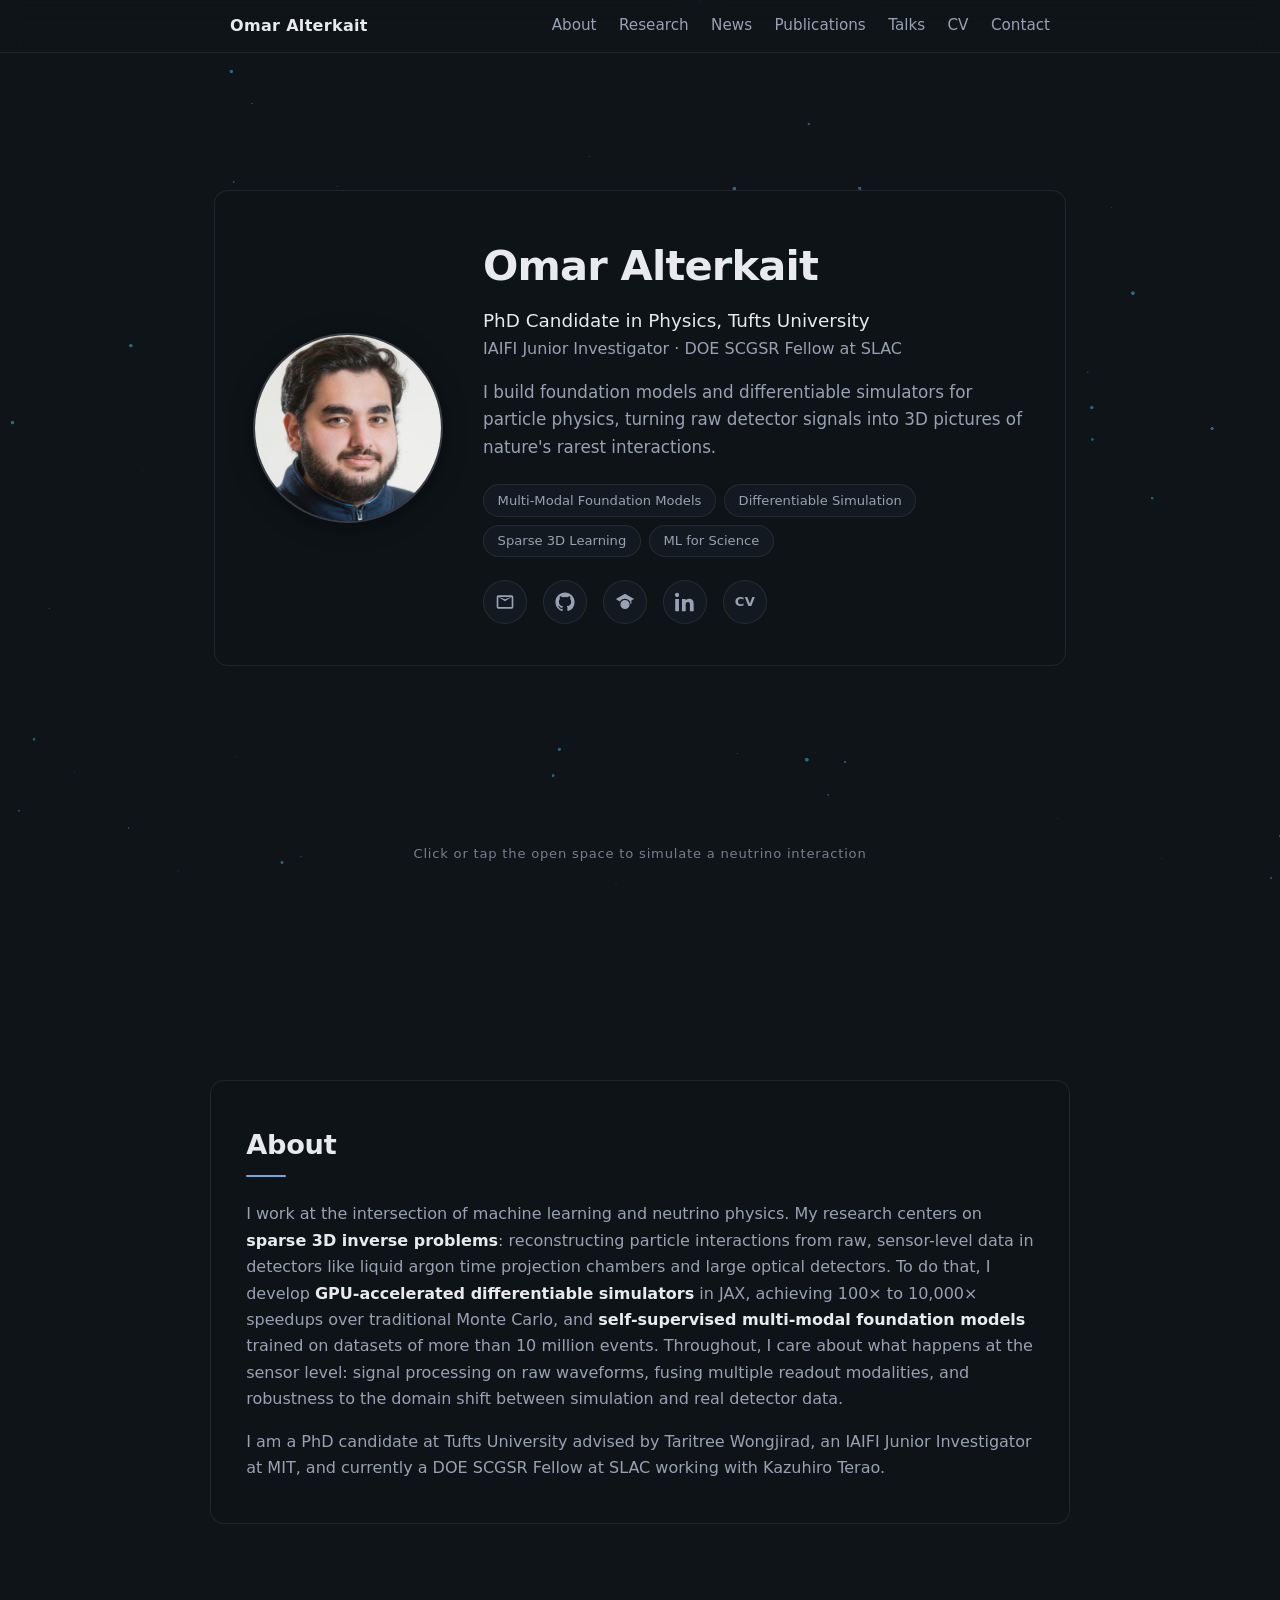
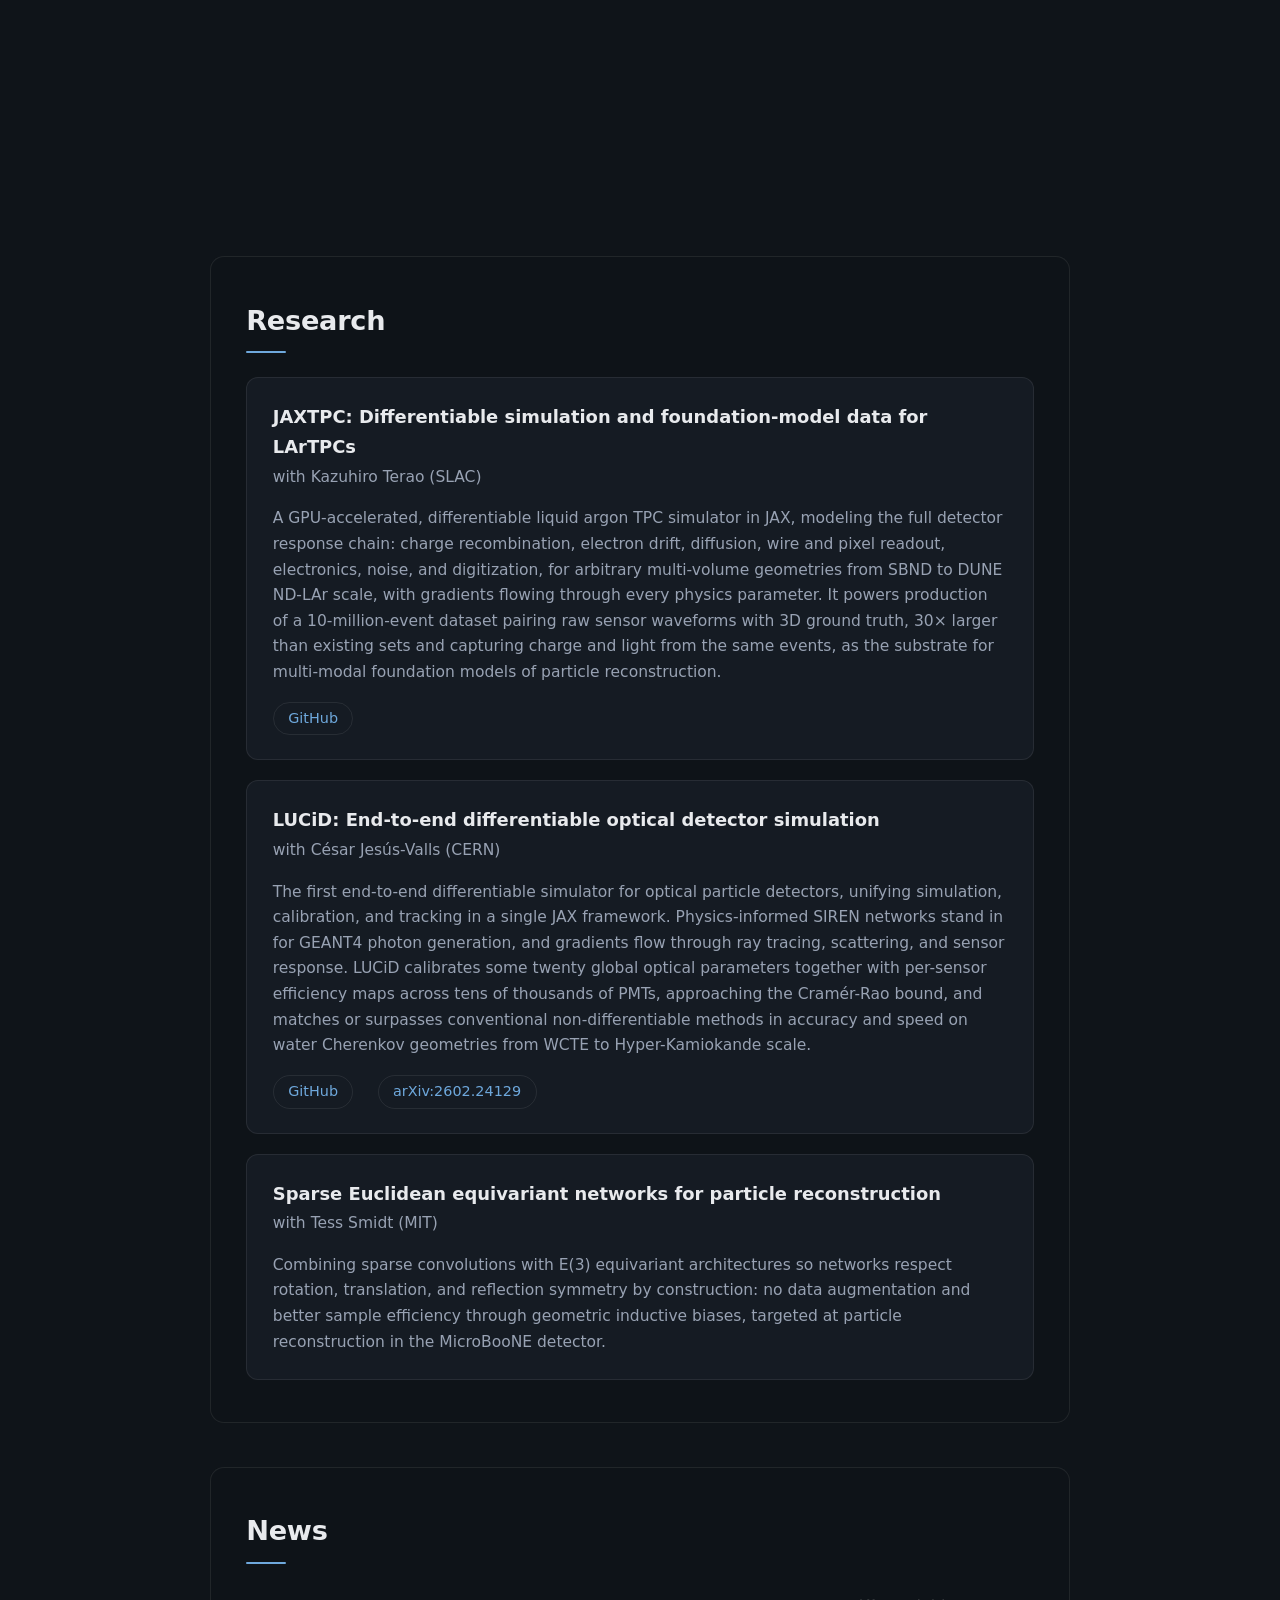
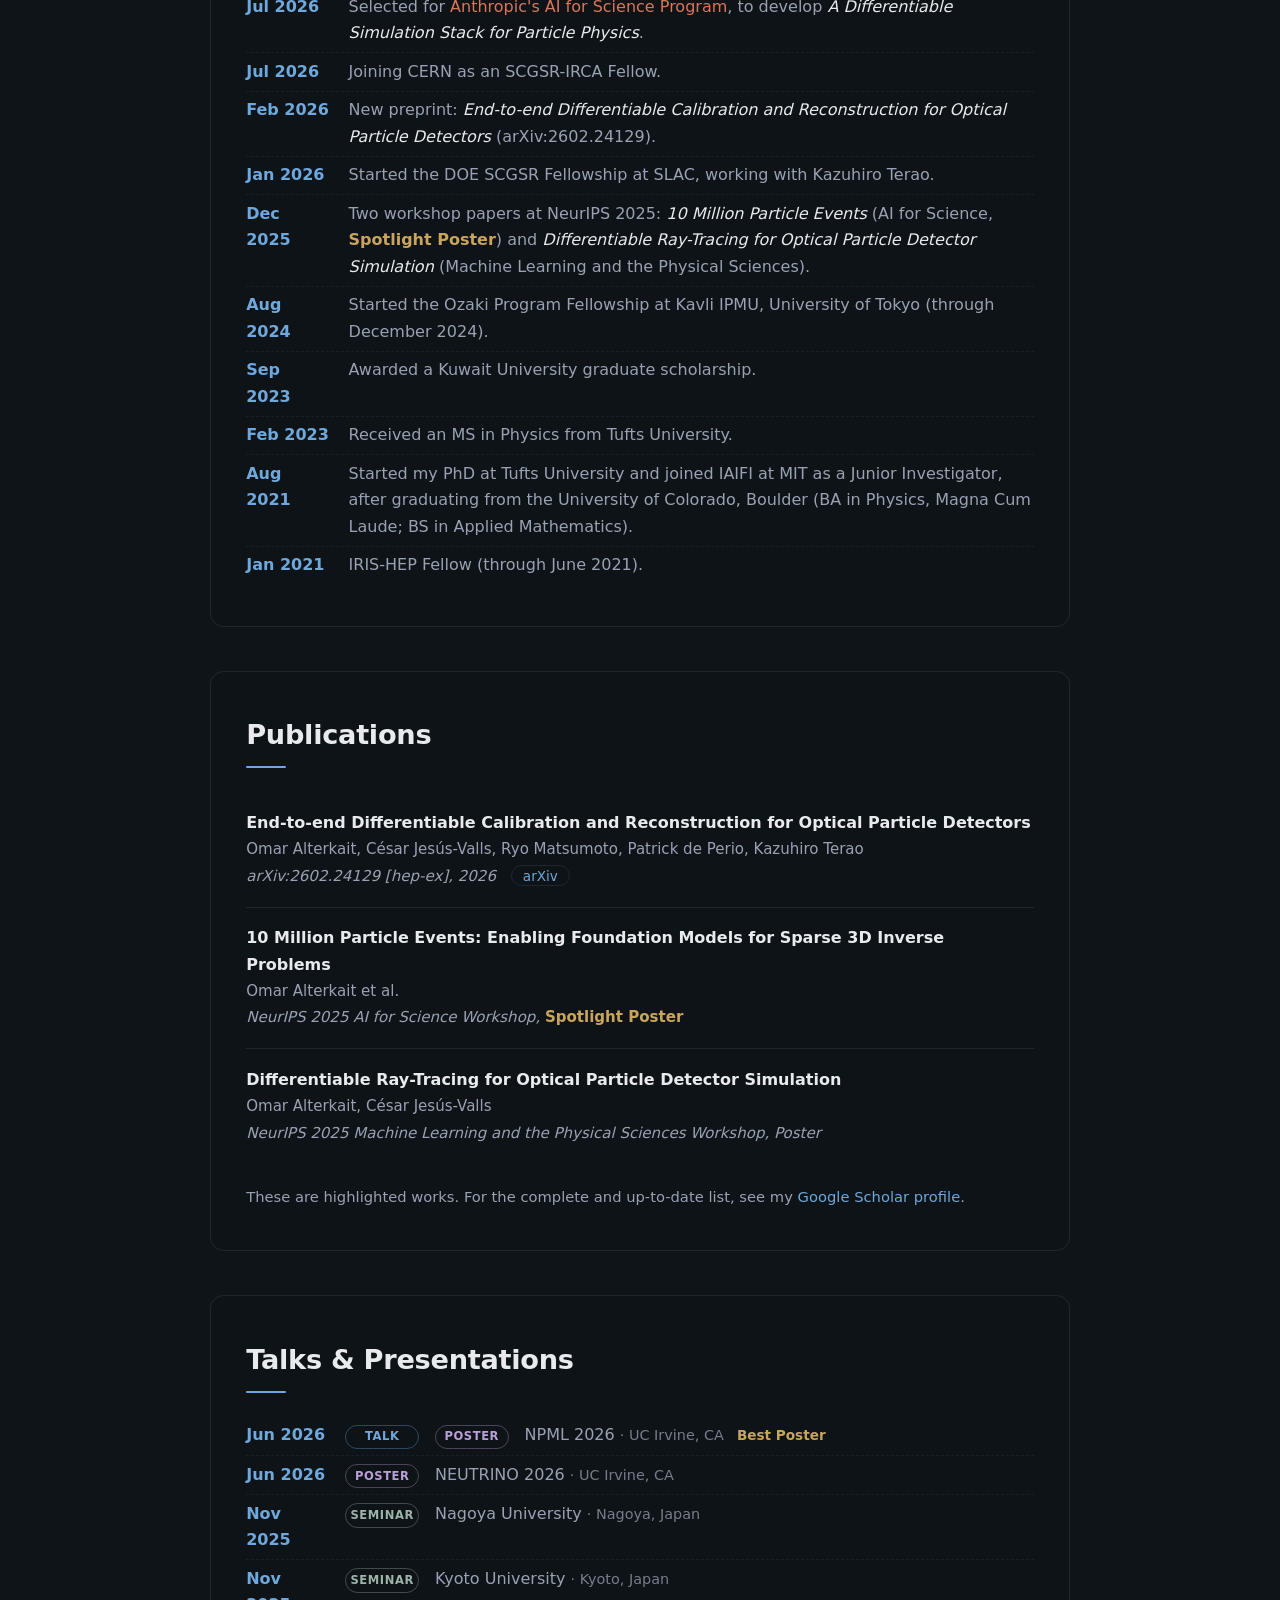
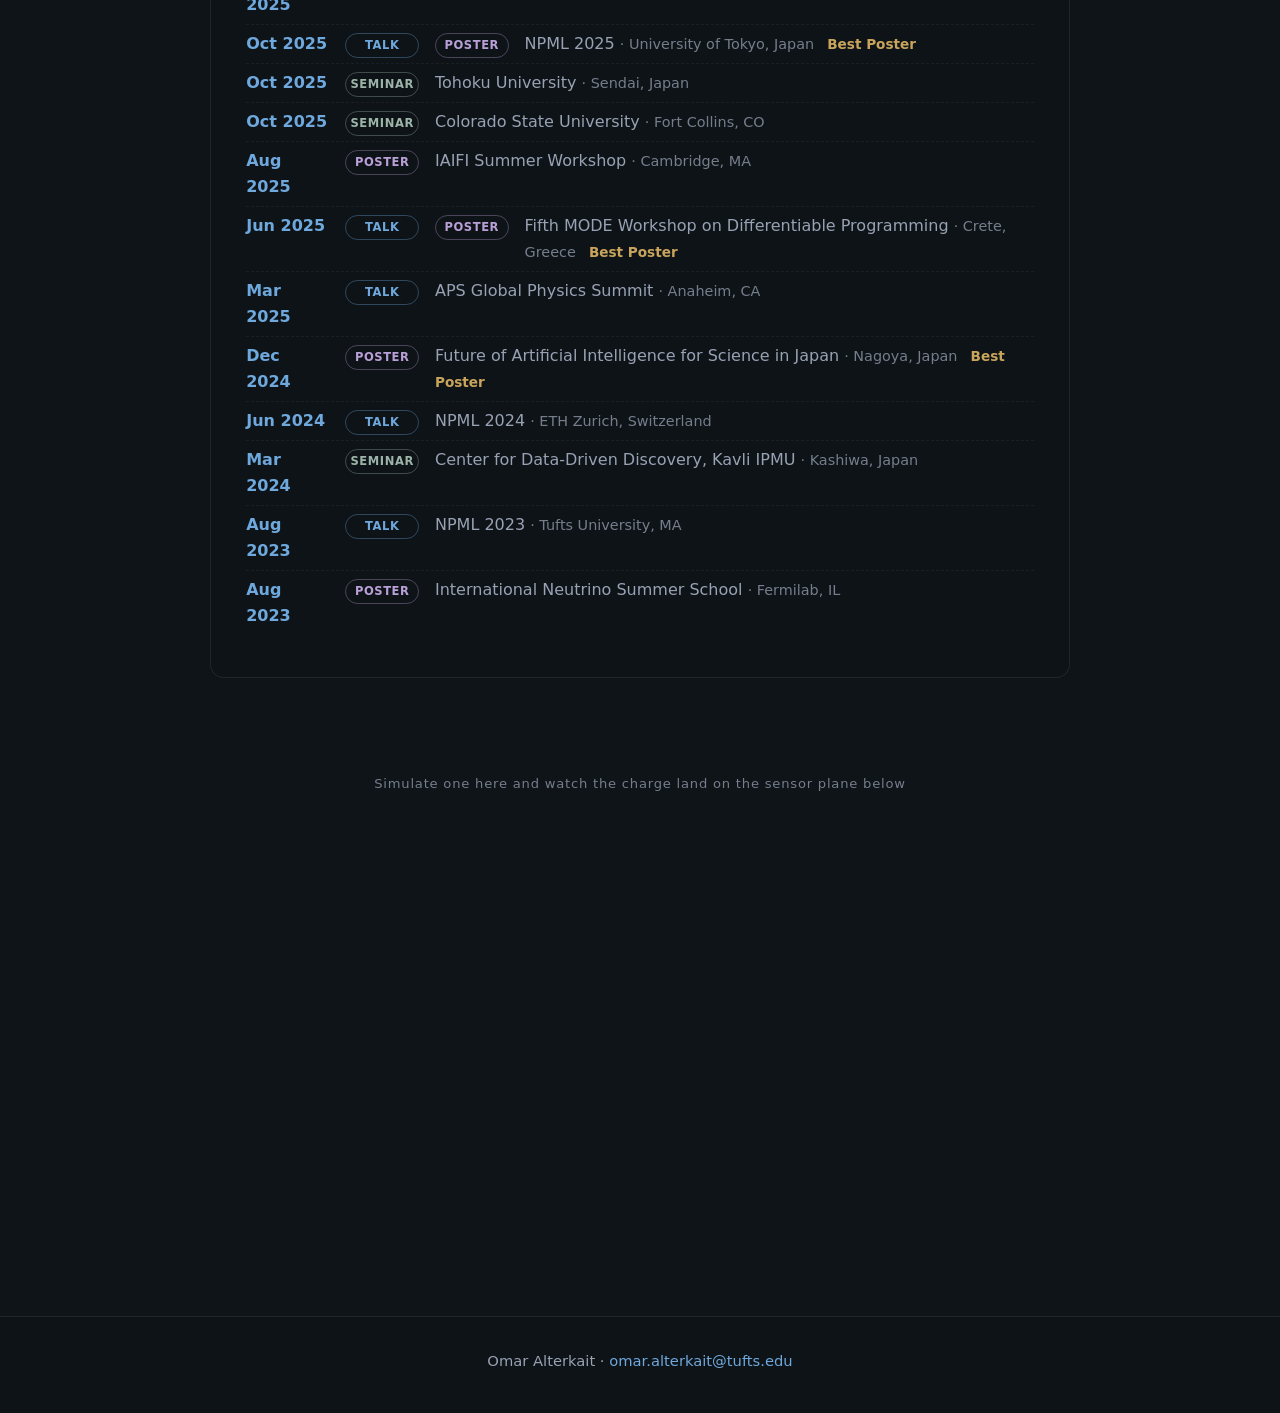
<file: index.html>
<!DOCTYPE html>
<html lang="en">
<head>
  <meta charset="UTF-8">
  <meta name="viewport" content="width=device-width, initial-scale=1.0">
  <title>Omar Alterkait</title>
  <meta name="description" content="Omar Alterkait, PhD candidate at Tufts University developing foundation models and differentiable simulators for particle physics.">
  <meta property="og:title" content="Omar Alterkait">
  <meta property="og:description" content="PhD candidate at Tufts University developing foundation models and differentiable simulators for particle physics.">
  <meta property="og:type" content="website">
  <meta property="og:url" content="https://omaralterkait.github.io/">
  <meta property="og:image" content="https://omaralterkait.github.io/assets/img/omar.jpg">
  <link rel="icon" href="data:image/svg+xml,%3Csvg xmlns='http://www.w3.org/2000/svg' viewBox='0 0 64 64'%3E%3Crect width='64' height='64' rx='12' fill='%230f1419'/%3E%3Ctext x='32' y='43' font-family='sans-serif' font-size='26' font-weight='700' text-anchor='middle' fill='%236ea8dc'%3EOA%3C/text%3E%3C/svg%3E">
  <link rel="stylesheet" href="css/style.css?v=__BUILD__">
</head>
<body>

  <!-- Background visualization canvas (placeholder animation for now) -->
  <canvas id="bg-canvas" aria-hidden="true"></canvas>

  <nav class="nav">
    <div class="nav-inner">
      <a href="#top" class="nav-name">Omar Alterkait</a>
      <button class="nav-toggle" aria-label="Menu" aria-expanded="false">
        <svg viewBox="0 0 24 24"><path d="M3 6h18v2H3V6zm0 5h18v2H3v-2zm0 5h18v2H3v-2z"/></svg>
      </button>
      <div class="nav-links">
        <a href="#about">About</a>
        <a href="#research">Research</a>
        <a href="#news">News</a>
        <a href="#publications">Publications</a>
        <a href="#talks">Talks</a>
        <a href="assets/Omar_Alterkait_CV.pdf" target="_blank" rel="noopener">CV</a>
        <a href="contact.html">Contact</a>
      </div>
    </div>
  </nav>

  <header class="hero" id="top">
    <div class="hero-inner">
      <img class="headshot" src="assets/img/omar.jpg" alt="Portrait of Omar Alterkait"
           onerror="this.style.display='none'">
      <div class="hero-text">
        <h1>Omar Alterkait</h1>
        <p class="hero-role">PhD Candidate in Physics, Tufts University</p>
        <p class="hero-role-sub">IAIFI Junior Investigator &middot; DOE SCGSR Fellow at SLAC</p>
        <p class="hero-tagline">I build foundation models and differentiable simulators for particle physics,
          turning raw detector signals into 3D pictures of nature's rarest interactions.</p>
        <div class="chip-row">
          <span class="chip">Multi-Modal Foundation Models</span>
          <span class="chip">Differentiable Simulation</span>
          <span class="chip">Sparse 3D Learning</span>
          <span class="chip">ML for Science</span>
        </div>
        <div class="icon-row">
          <a href="#" class="js-email" title="Email" aria-label="Email">
            <svg viewBox="0 0 24 24"><path d="M4 4h16a2 2 0 0 1 2 2v12a2 2 0 0 1-2 2H4a2 2 0 0 1-2-2V6a2 2 0 0 1 2-2zm8 7L4 6v12h16V6l-8 5zm0-2.4L19.2 6H4.8L12 8.6z"/></svg>
          </a>
          <a href="https://github.com/OmarAlterkait" title="GitHub" aria-label="GitHub" target="_blank" rel="noopener">
            <svg viewBox="0 0 24 24"><path d="M12 .5C5.65.5.5 5.65.5 12c0 5.08 3.29 9.39 7.86 10.91.58.11.79-.25.79-.56 0-.27-.01-1.18-.02-2.14-3.2.7-3.88-1.36-3.88-1.36-.52-1.33-1.28-1.68-1.28-1.68-1.04-.71.08-.7.08-.7 1.15.08 1.76 1.19 1.76 1.19 1.03 1.76 2.7 1.25 3.36.96.1-.75.4-1.25.72-1.54-2.56-.29-5.25-1.28-5.25-5.7 0-1.26.45-2.29 1.19-3.1-.12-.29-.52-1.46.11-3.05 0 0 .97-.31 3.18 1.18a11.1 11.1 0 0 1 5.8 0c2.2-1.49 3.17-1.18 3.17-1.18.63 1.59.23 2.76.11 3.05.74.81 1.19 1.84 1.19 3.1 0 4.43-2.7 5.41-5.27 5.69.41.35.78 1.05.78 2.12 0 1.53-.01 2.76-.01 3.14 0 .31.21.68.8.56A11.52 11.52 0 0 0 23.5 12C23.5 5.65 18.35.5 12 .5z"/></svg>
          </a>
          <a href="https://scholar.google.com/citations?user=oGmzwYQAAAAJ&amp;hl=en" title="Google Scholar" aria-label="Google Scholar" target="_blank" rel="noopener">
            <svg viewBox="0 0 24 24"><path d="M12 2 1 8.5l4.72 2.79A6.98 6.98 0 0 1 12 8c2.42 0 4.55 1.23 5.8 3.1l.48-.28V14h1.44V9.85L23 8.5 12 2zm0 7.5a5.5 5.5 0 1 0 0 11 5.5 5.5 0 0 0 0-11z"/></svg>
          </a>
          <a href="https://www.linkedin.com/in/omaralterkait/" title="LinkedIn" aria-label="LinkedIn" target="_blank" rel="noopener">
            <svg viewBox="0 0 24 24"><path d="M4.98 3.5C4.98 4.88 3.87 6 2.5 6S0 4.88 0 3.5 1.12 1 2.5 1s2.48 1.12 2.48 2.5zM.24 8.31h4.52V23H.24V8.31zM8.34 8.31h4.33v2h.06c.6-1.14 2.08-2.34 4.28-2.34 4.58 0 5.42 3.01 5.42 6.92V23h-4.5v-7.1c0-1.7-.03-3.88-2.37-3.88-2.37 0-2.73 1.85-2.73 3.76V23h-4.5V8.31z"/></svg>
          </a>
          <a href="assets/Omar_Alterkait_CV.pdf" title="Download CV" aria-label="Download CV" target="_blank" rel="noopener">
            <span class="icon-cv">CV</span>
          </a>
        </div>
      </div>
    </div>
  </header>

  <main>
    <!-- Open stretch: the background canvas shows through here. The hint is
         revealed by bg-drift.js only once clicking actually works. -->
    <div class="bg-window" aria-hidden="true">
      <span class="bg-hint">Click or tap the open space to simulate a neutrino interaction</span>
    </div>

    <section id="about" class="section">
      <h2>About</h2>
      <p>
        I work at the intersection of machine learning and neutrino physics. My research centers on
        <strong>sparse 3D inverse problems</strong>: reconstructing particle interactions from raw, sensor-level
        data in detectors like liquid argon time projection chambers and large optical detectors. To do that,
        I develop <strong>GPU-accelerated differentiable simulators</strong> in JAX, achieving 100&times; to
        10,000&times; speedups over traditional Monte Carlo, and <strong>self-supervised multi-modal foundation
        models</strong> trained on datasets of more than 10 million events. Throughout, I care about what happens
        at the sensor level: signal processing on raw waveforms, fusing multiple readout modalities, and robustness
        to the domain shift between simulation and real detector data.
      </p>
      <p>
        I am a PhD candidate at Tufts University advised by Taritree Wongjirad, an IAIFI Junior Investigator at MIT,
        and currently a DOE SCGSR Fellow at SLAC working with Kazuhiro Terao.
      </p>
    </section>

    <div class="bg-window" aria-hidden="true"></div>

    <section id="research" class="section">
      <h2>Research</h2>
      <div class="cards">

        <article class="card">
          <h3>JAXTPC: Differentiable simulation and foundation-model data for LArTPCs</h3>
          <p class="card-collab">with Kazuhiro Terao (SLAC)</p>
          <p>
            A GPU-accelerated, differentiable liquid argon TPC simulator in JAX, modeling the full detector
            response chain: charge recombination, electron drift, diffusion, wire and pixel readout, electronics,
            noise, and digitization, for arbitrary multi-volume geometries from SBND to DUNE ND-LAr scale, with
            gradients flowing through every physics parameter. It powers production of a 10-million-event dataset
            pairing raw sensor waveforms with 3D ground truth, 30&times; larger than existing sets and capturing
            charge and light from the same events, as the substrate for multi-modal foundation models of particle
            reconstruction.
          </p>
          <p class="card-links"><a href="https://github.com/OmarAlterkait/JAXTPC" target="_blank" rel="noopener">GitHub</a></p>
        </article>

        <article class="card">
          <h3>LUCiD: End-to-end differentiable optical detector simulation</h3>
          <p class="card-collab">with C&eacute;sar Jes&uacute;s-Valls (CERN)</p>
          <p>
            The first end-to-end differentiable simulator for optical particle detectors, unifying simulation,
            calibration, and tracking in a single JAX framework. Physics-informed SIREN networks stand in for
            GEANT4 photon generation, and gradients flow through ray tracing, scattering, and sensor response.
            LUCiD calibrates some twenty global optical parameters together with per-sensor efficiency maps
            across tens of thousands of PMTs, approaching the Cram&eacute;r-Rao bound, and matches or surpasses
            conventional non-differentiable methods in accuracy and speed on water Cherenkov geometries from
            WCTE to Hyper-Kamiokande scale.
          </p>
          <p class="card-links">
            <a href="https://github.com/CIDeR-ML/LUCiD" target="_blank" rel="noopener">GitHub</a>
            <a href="https://arxiv.org/abs/2602.24129" target="_blank" rel="noopener">arXiv:2602.24129</a>
          </p>
        </article>

        <article class="card">
          <h3>Sparse Euclidean equivariant networks for particle reconstruction</h3>
          <p class="card-collab">with Tess Smidt (MIT)</p>
          <p>
            Combining sparse convolutions with E(3) equivariant architectures so networks respect rotation,
            translation, and reflection symmetry by construction: no data augmentation and better sample efficiency
            through geometric inductive biases, targeted at particle reconstruction in the MicroBooNE detector.
          </p>
        </article>

      </div>
    </section>

    <section id="news" class="section">
      <h2>News</h2>
      <ul class="news-list">
        <li><span class="news-date">Jul 2026</span> <span class="news-text">Selected for <a class="link-anthropic" href="https://www.anthropic.com/news/ai-for-science-program" target="_blank" rel="noopener">Anthropic's AI for Science Program</a>, to develop <em>A Differentiable Simulation Stack for Particle Physics</em>.</span></li>
        <li><span class="news-date">Jul 2026</span> <span class="news-text">Joining CERN as an SCGSR-IRCA Fellow.</span></li>
        <li><span class="news-date">Feb 2026</span> <span class="news-text">New preprint: <em>End-to-end Differentiable Calibration and Reconstruction for Optical Particle Detectors</em> (arXiv:2602.24129).</span></li>
        <li><span class="news-date">Jan 2026</span> <span class="news-text">Started the DOE SCGSR Fellowship at SLAC, working with Kazuhiro Terao.</span></li>
        <li><span class="news-date">Dec 2025</span> <span class="news-text">Two workshop papers at NeurIPS 2025: <em>10 Million Particle Events</em> (AI for Science, <strong>Spotlight Poster</strong>) and <em>Differentiable Ray-Tracing for Optical Particle Detector Simulation</em> (Machine Learning and the Physical Sciences).</span></li>
        <li><span class="news-date">Aug 2024</span> <span class="news-text">Started the Ozaki Program Fellowship at Kavli IPMU, University of Tokyo (through December 2024).</span></li>
        <li><span class="news-date">Sep 2023</span> <span class="news-text">Awarded a Kuwait University graduate scholarship.</span></li>
        <li><span class="news-date">Feb 2023</span> <span class="news-text">Received an MS in Physics from Tufts University.</span></li>
        <li><span class="news-date">Aug 2021</span> <span class="news-text">Started my PhD at Tufts University and joined IAIFI at MIT as a Junior Investigator, after graduating from the University of Colorado, Boulder (BA in Physics, Magna Cum Laude; BS in Applied Mathematics).</span></li>
        <li><span class="news-date">Jan 2021</span> <span class="news-text">IRIS-HEP Fellow (through June 2021).</span></li>
      </ul>
    </section>

    <section id="publications" class="section">
      <h2>Publications</h2>
      <ul class="pub-list">
        <li>
          <span class="pub-title">End-to-end Differentiable Calibration and Reconstruction for Optical Particle Detectors</span><br>
          <span class="pub-authors">Omar Alterkait, C&eacute;sar Jes&uacute;s-Valls, Ryo Matsumoto, Patrick de Perio, Kazuhiro Terao</span><br>
          <span class="pub-venue">arXiv:2602.24129 [hep-ex], 2026</span>
          <a class="pub-link" href="https://arxiv.org/abs/2602.24129" target="_blank" rel="noopener">arXiv</a>
        </li>
        <li>
          <span class="pub-title">10 Million Particle Events: Enabling Foundation Models for Sparse 3D Inverse Problems</span><br>
          <span class="pub-authors">Omar Alterkait et al.</span><br>
          <span class="pub-venue">NeurIPS 2025 AI for Science Workshop, <strong>Spotlight Poster</strong></span>
        </li>
        <li>
          <span class="pub-title">Differentiable Ray-Tracing for Optical Particle Detector Simulation</span><br>
          <span class="pub-authors">Omar Alterkait, C&eacute;sar Jes&uacute;s-Valls</span><br>
          <span class="pub-venue">NeurIPS 2025 Machine Learning and the Physical Sciences Workshop, Poster</span>
        </li>
      </ul>
      <p class="section-note">These are highlighted works. For the complete and up-to-date list, see my
        <a href="https://scholar.google.com/citations?user=oGmzwYQAAAAJ&amp;hl=en" target="_blank" rel="noopener">Google Scholar profile</a>.</p>
    </section>

    <section id="talks" class="section">
      <h2>Talks &amp; Presentations</h2>
      <ul class="talk-list">
        <li><span class="news-date">Jun 2026</span> <span class="tag tag-talk">Talk</span> <span class="tag tag-poster">Poster</span> <span class="news-text">NPML 2026 <span class="loc">&middot; UC Irvine, CA</span> <span class="award">Best Poster</span></span></li>
        <li><span class="news-date">Jun 2026</span> <span class="tag tag-poster">Poster</span> <span class="news-text">NEUTRINO 2026 <span class="loc">&middot; UC Irvine, CA</span></span></li>
        <li><span class="news-date">Nov 2025</span> <span class="tag tag-seminar">Seminar</span> <span class="news-text">Nagoya University <span class="loc">&middot; Nagoya, Japan</span></span></li>
        <li><span class="news-date">Nov 2025</span> <span class="tag tag-seminar">Seminar</span> <span class="news-text">Kyoto University <span class="loc">&middot; Kyoto, Japan</span></span></li>
        <li><span class="news-date">Oct 2025</span> <span class="tag tag-talk">Talk</span> <span class="tag tag-poster">Poster</span> <span class="news-text">NPML 2025 <span class="loc">&middot; University of Tokyo, Japan</span> <span class="award">Best Poster</span></span></li>
        <li><span class="news-date">Oct 2025</span> <span class="tag tag-seminar">Seminar</span> <span class="news-text">Tohoku University <span class="loc">&middot; Sendai, Japan</span></span></li>
        <li><span class="news-date">Oct 2025</span> <span class="tag tag-seminar">Seminar</span> <span class="news-text">Colorado State University <span class="loc">&middot; Fort Collins, CO</span></span></li>
        <li><span class="news-date">Aug 2025</span> <span class="tag tag-poster">Poster</span> <span class="news-text">IAIFI Summer Workshop <span class="loc">&middot; Cambridge, MA</span></span></li>
        <li><span class="news-date">Jun 2025</span> <span class="tag tag-talk">Talk</span> <span class="tag tag-poster">Poster</span> <span class="news-text">Fifth MODE Workshop on Differentiable Programming <span class="loc">&middot; Crete, Greece</span> <span class="award">Best Poster</span></span></li>
        <li><span class="news-date">Mar 2025</span> <span class="tag tag-talk">Talk</span> <span class="news-text">APS Global Physics Summit <span class="loc">&middot; Anaheim, CA</span></span></li>
        <li><span class="news-date">Dec 2024</span> <span class="tag tag-poster">Poster</span> <span class="news-text">Future of Artificial Intelligence for Science in Japan <span class="loc">&middot; Nagoya, Japan</span> <span class="award">Best Poster</span></span></li>
        <li><span class="news-date">Jun 2024</span> <span class="tag tag-talk">Talk</span> <span class="news-text">NPML 2024 <span class="loc">&middot; ETH Zurich, Switzerland</span></span></li>
        <li><span class="news-date">Mar 2024</span> <span class="tag tag-seminar">Seminar</span> <span class="news-text">Center for Data-Driven Discovery, Kavli IPMU <span class="loc">&middot; Kashiwa, Japan</span></span></li>
        <li><span class="news-date">Aug 2023</span> <span class="tag tag-talk">Talk</span> <span class="news-text">NPML 2023 <span class="loc">&middot; Tufts University, MA</span></span></li>
        <li><span class="news-date">Aug 2023</span> <span class="tag tag-poster">Poster</span> <span class="news-text">International Neutrino Summer School <span class="loc">&middot; Fermilab, IL</span></span></li>
      </ul>
    </section>

    <!-- Approach space before the sensor plane: clicks here form close to
         the plane and land quickly, the full lifecycle without scrolling.
         The label also explains what the wireframe below is. -->
    <div class="bg-window bg-window-low" aria-hidden="true">
      <span class="bg-hint bg-hint-keep">Simulate one here and watch the charge land on the sensor plane below</span>
    </div>

    <!-- Reserved space for the sensor plane of the background detector.
         Charge from clicked interactions drifts down the page and lands here. -->
    <div id="detector" class="detector-space" aria-hidden="true"></div>
  </main>

  <footer class="footer">
    <p>Omar Alterkait &middot; <a href="#" class="js-email js-email-text"></a><noscript>omar [dot] alterkait [at] tufts [dot] edu</noscript></p>
  </footer>

  <script src="js/main.js?v=__BUILD__"></script>
  <script src="js/bg-drift.js?v=__BUILD__" defer></script>
</body>
</html>
</file>
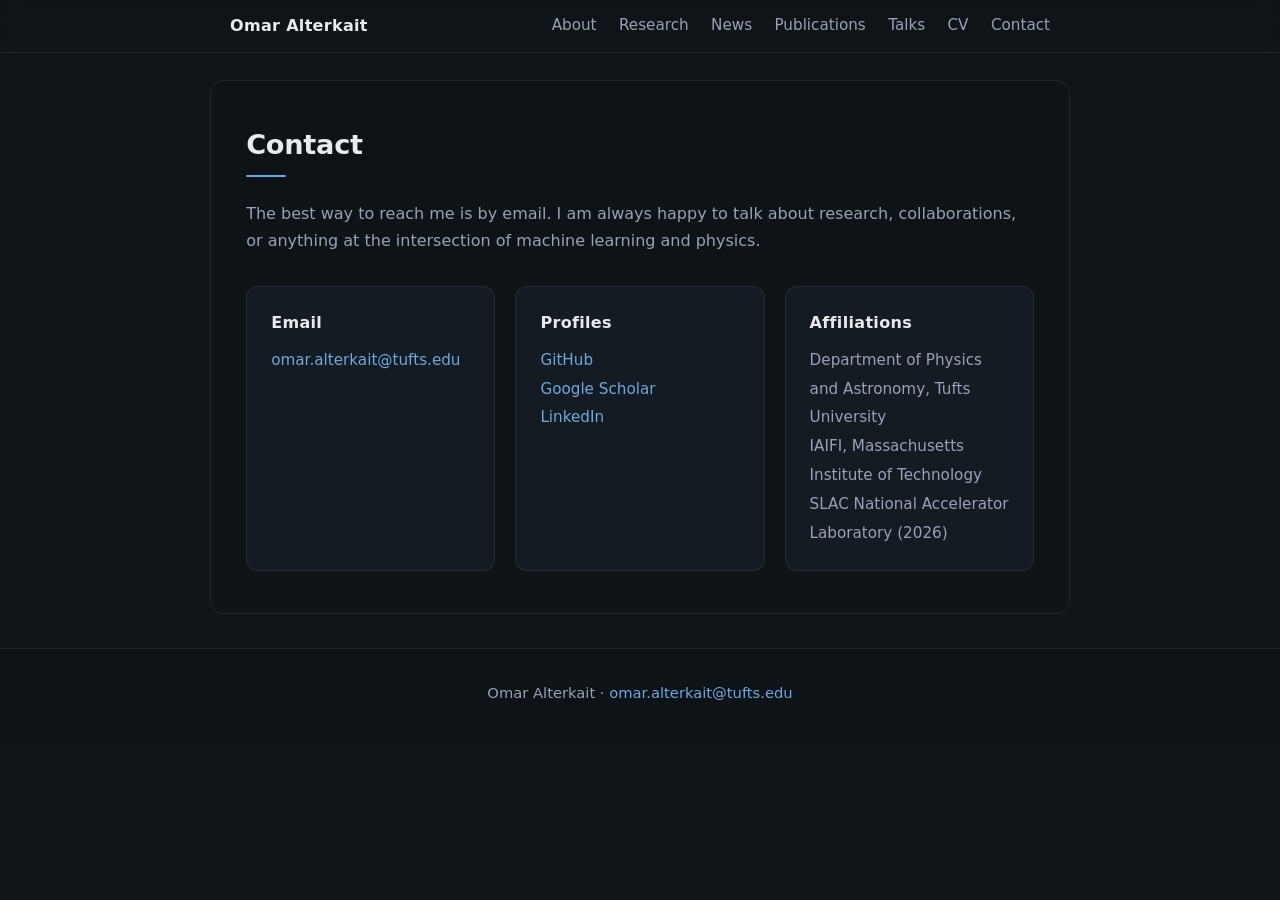
<file: contact.html>
<!DOCTYPE html>
<html lang="en">
<head>
  <meta charset="UTF-8">
  <meta name="viewport" content="width=device-width, initial-scale=1.0">
  <title>Contact | Omar Alterkait</title>
  <meta name="description" content="Contact information for Omar Alterkait, PhD candidate at Tufts University.">
  <meta property="og:title" content="Contact | Omar Alterkait">
  <meta property="og:description" content="Contact information for Omar Alterkait, PhD candidate at Tufts University.">
  <meta property="og:type" content="website">
  <meta property="og:url" content="https://omaralterkait.github.io/contact.html">
  <link rel="icon" href="data:image/svg+xml,%3Csvg xmlns='http://www.w3.org/2000/svg' viewBox='0 0 64 64'%3E%3Crect width='64' height='64' rx='12' fill='%230f1419'/%3E%3Ctext x='32' y='43' font-family='sans-serif' font-size='26' font-weight='700' text-anchor='middle' fill='%236ea8dc'%3EOA%3C/text%3E%3C/svg%3E">
  <link rel="stylesheet" href="css/style.css?v=__BUILD__">
</head>
<body>

  <canvas id="bg-canvas" aria-hidden="true"></canvas>

  <nav class="nav">
    <div class="nav-inner">
      <a href="index.html" class="nav-name">Omar Alterkait</a>
      <button class="nav-toggle" aria-label="Menu" aria-expanded="false">
        <svg viewBox="0 0 24 24"><path d="M3 6h18v2H3V6zm0 5h18v2H3v-2zm0 5h18v2H3v-2z"/></svg>
      </button>
      <div class="nav-links">
        <a href="index.html#about">About</a>
        <a href="index.html#research">Research</a>
        <a href="index.html#news">News</a>
        <a href="index.html#publications">Publications</a>
        <a href="index.html#talks">Talks</a>
        <a href="assets/Omar_Alterkait_CV.pdf" target="_blank" rel="noopener">CV</a>
        <a href="contact.html">Contact</a>
      </div>
    </div>
  </nav>

  <main class="contact-main">
    <section class="section">
      <h2>Contact</h2>
      <p>
        The best way to reach me is by email. I am always happy to talk about research,
        collaborations, or anything at the intersection of machine learning and physics.
      </p>

      <div class="contact-grid">
        <div class="contact-block">
          <h3>Email</h3>
          <p><a href="#" class="js-email js-email-text"></a><noscript>omar [dot] alterkait [at] tufts [dot] edu</noscript></p>
        </div>

        <div class="contact-block">
          <h3>Profiles</h3>
          <p>
            <a href="https://github.com/OmarAlterkait" target="_blank" rel="noopener">GitHub</a><br>
            <a href="https://scholar.google.com/citations?user=oGmzwYQAAAAJ&amp;hl=en" target="_blank" rel="noopener">Google Scholar</a><br>
            <a href="https://www.linkedin.com/in/omaralterkait/" target="_blank" rel="noopener">LinkedIn</a>
          </p>
        </div>

        <div class="contact-block">
          <h3>Affiliations</h3>
          <p>
            Department of Physics and Astronomy, Tufts University<br>
            IAIFI, Massachusetts Institute of Technology<br>
            SLAC National Accelerator Laboratory (2026)
          </p>
        </div>
      </div>
    </section>
  </main>

  <footer class="footer">
    <p>Omar Alterkait &middot; <a href="#" class="js-email js-email-text"></a><noscript>omar [dot] alterkait [at] tufts [dot] edu</noscript></p>
  </footer>

  <script src="js/main.js?v=__BUILD__"></script>
  <script src="js/bg-drift.js?v=__BUILD__" defer></script>
</body>
</html>
</file>
<file: css/style.css>
/* ---------------------------------------------------------------------------
   Omar Alterkait, personal site
   Dark navy theme, tuned for a particle physics background visualization.
   --------------------------------------------------------------------------- */

:root {
  --bg: #0f1419;
  --bg-panel: rgba(22, 28, 36, 0.72);
  --bg-card: rgba(23, 29, 38, 0.88);
  --text: #e8eaed;
  --text-dim: #98a2b3;
  --accent: #6ea8dc;
  --accent-warm: #c9a45c;
  --border: rgba(255, 255, 255, 0.08);
  --maxw: 860px;
}

* { margin: 0; padding: 0; box-sizing: border-box; }

html { scroll-behavior: smooth; scroll-padding-top: 72px; }

body {
  font-family: "Inter", "Segoe UI", system-ui, -apple-system, sans-serif;
  background: var(--bg);
  color: var(--text);
  line-height: 1.65;
  -webkit-font-smoothing: antialiased;
}

/* Background canvas sits behind everything */
#bg-canvas {
  position: fixed;
  inset: 0;
  width: 100%;
  height: 100%;
  z-index: -1;
}

a { color: var(--accent); text-decoration: none; }
a:hover { text-decoration: underline; }

/* --- Nav ------------------------------------------------------------------ */

.nav {
  position: fixed;
  top: 0; left: 0; right: 0;
  z-index: 10;
  background: rgba(15, 20, 25, 0.85);
  backdrop-filter: blur(10px);
  -webkit-backdrop-filter: blur(10px);
  border-bottom: 1px solid var(--border);
}

.nav-inner {
  max-width: var(--maxw);
  margin: 0 auto;
  padding: 0.8rem 1.25rem;
  display: flex;
  align-items: center;
  justify-content: space-between;
}

.nav-name {
  font-weight: 700;
  color: var(--text);
  letter-spacing: 0.02em;
}
.nav-name:hover { text-decoration: none; color: var(--accent); }

.nav-links { display: flex; gap: 1.4rem; }
.nav-links a { color: var(--text-dim); font-size: 0.95rem; }
.nav-links a:hover { color: var(--accent); text-decoration: none; }

.nav-toggle {
  display: none;
  background: none;
  border: none;
  padding: 0.4rem;
  cursor: pointer;
}
.nav-toggle svg { width: 24px; height: 24px; fill: var(--text-dim); display: block; }
.nav-toggle:hover svg { fill: var(--accent); }

@media (max-width: 720px) {
  .nav-toggle { display: block; }

  .nav-links {
    display: none;
    position: absolute;
    top: 100%;
    left: 0;
    right: 0;
    flex-direction: column;
    gap: 0;
    background: rgba(15, 20, 25, 0.97);
    backdrop-filter: blur(10px);
    border-bottom: 1px solid var(--border);
    padding: 0.4rem 1.25rem 0.8rem;
  }

  .nav.open .nav-links { display: flex; }

  .nav-links a {
    padding: 0.8rem 0;
    font-size: 1rem;
    border-bottom: 1px dashed rgba(255, 255, 255, 0.06);
  }
  .nav-links a:last-child { border-bottom: none; }
}

/* --- Hero ----------------------------------------------------------------- */

.hero {
  min-height: 88vh;
  display: flex;
  align-items: center;
  padding: 7rem 1.25rem 3rem;
}

.hero-inner {
  max-width: var(--maxw);
  margin: 0 auto;
  display: flex;
  align-items: center;
  gap: 2.5rem;
  flex-wrap: wrap;
  background: rgba(15, 20, 25, 0.78);
  border: 1px solid var(--border);
  border-radius: 14px;
  backdrop-filter: blur(12px);
  -webkit-backdrop-filter: blur(12px);
  padding: 2.6rem 2.4rem;
}

.headshot {
  width: 190px;
  height: 190px;
  border-radius: 50%;
  object-fit: cover;
  border: 2px solid rgba(255, 255, 255, 0.18);
  box-shadow: 0 4px 24px rgba(0, 0, 0, 0.35);
  flex-shrink: 0;
}

.hero-text h1 {
  font-size: 2.6rem;
  letter-spacing: -0.02em;
  margin-bottom: 0.3rem;
}

.hero-role { font-size: 1.15rem; color: var(--text); }
.hero-role-sub { font-size: 1rem; color: var(--text-dim); margin-bottom: 1rem; }

.hero-tagline {
  max-width: 34rem;
  color: var(--text-dim);
  font-size: 1.05rem;
  margin-bottom: 1.4rem;
}

.chip-row {
  display: flex;
  flex-wrap: wrap;
  gap: 0.5rem;
  margin-bottom: 1.4rem;
  max-width: 34rem;
}

.chip {
  font-size: 0.82rem;
  color: var(--text-dim);
  background: var(--bg-panel);
  border: 1px solid var(--border);
  border-radius: 999px;
  padding: 0.28rem 0.85rem;
  white-space: nowrap;
}

.icon-row { display: flex; gap: 1rem; }

.icon-row a {
  display: inline-flex;
  align-items: center;
  justify-content: center;
  width: 44px;
  height: 44px;
  border-radius: 50%;
  border: 1px solid var(--border);
  background: var(--bg-panel);
  transition: border-color 0.2s, transform 0.2s;
}

.icon-row a:hover {
  border-color: var(--accent);
  transform: translateY(-2px);
  text-decoration: none;
}

.icon-row svg {
  width: 20px;
  height: 20px;
  fill: var(--text-dim);
  transition: fill 0.2s;
}

.icon-row a:hover svg { fill: var(--accent); }

.icon-cv {
  font-size: 0.82rem;
  font-weight: 700;
  letter-spacing: 0.03em;
  color: var(--text-dim);
  transition: color 0.2s;
}

.icon-row a:hover .icon-cv { color: var(--accent); }

/* --- Sections ------------------------------------------------------------- */

main { padding: 0 1.25rem; }

.section {
  max-width: var(--maxw);
  margin: 0 auto 2.75rem;
  padding: 2.6rem 2.2rem;
  background: rgba(15, 20, 25, 0.88);
  border: 1px solid var(--border);
  border-radius: 14px;
  backdrop-filter: blur(8px);
  -webkit-backdrop-filter: blur(8px);
}

.section h2 {
  font-size: 1.7rem;
  margin-bottom: 1.5rem;
  letter-spacing: -0.01em;
}

.section h2::after {
  content: "";
  display: block;
  width: 40px;
  height: 2px;
  margin-top: 0.5rem;
  background: var(--accent);
  border-radius: 2px;
}

.section p + p { margin-top: 1rem; }
.section p { color: var(--text-dim); }
.section p strong { color: var(--text); }

/* --- Research cards -------------------------------------------------------- */

.cards { display: grid; gap: 1.25rem; }

.card {
  background: var(--bg-card);
  border: 1px solid var(--border);
  border-radius: 12px;
  padding: 1.5rem 1.6rem;
  transition: border-color 0.2s, transform 0.2s;
}

.card:hover {
  border-color: rgba(110, 168, 220, 0.4);
  transform: translateY(-2px);
}

.card h3 { font-size: 1.12rem; color: var(--text); margin-bottom: 0.2rem; }

.card-collab {
  font-size: 0.88rem;
  color: var(--accent-warm);
  margin-bottom: 0.7rem;
}

.card p { color: var(--text-dim); font-size: 0.97rem; }

.card-links { margin-top: 0.8rem; }
.card-links a {
  font-size: 0.9rem;
  margin-right: 1.2rem;
  border: 1px solid var(--border);
  border-radius: 999px;
  padding: 0.25rem 0.9rem;
  display: inline-block;
}
.card-links a:hover {
  border-color: var(--accent);
  text-decoration: none;
}

/* --- Publications ----------------------------------------------------------- */

.pub-list { list-style: none; }

.pub-list li {
  padding: 1.1rem 0;
  border-bottom: 1px solid var(--border);
}
.pub-list li:last-child { border-bottom: none; }

.pub-title { font-weight: 600; color: var(--text); }
.pub-authors { color: var(--text-dim); font-size: 0.94rem; }
.pub-venue { color: var(--text-dim); font-size: 0.94rem; font-style: italic; }
.pub-venue strong { color: var(--accent-warm); font-style: normal; }

.pub-link {
  font-size: 0.85rem;
  margin-left: 0.6rem;
  border: 1px solid var(--border);
  border-radius: 999px;
  padding: 0.1rem 0.7rem;
}
.pub-link:hover { border-color: var(--accent); text-decoration: none; }

.section-note {
  margin-top: 1.3rem;
  font-size: 0.92rem;
}

/* --- News ------------------------------------------------------------------- */

.news-list { list-style: none; }

.news-list li {
  display: flex;
  gap: 1.2rem;
  padding: 0.35rem 0;
  color: var(--text-dim);
  border-bottom: 1px dashed rgba(255, 255, 255, 0.05);
}
.news-list li:last-child { border-bottom: none; }

.news-list strong { color: var(--accent-warm); }
.news-list em { color: var(--text); font-style: italic; }

.news-date {
  flex-shrink: 0;
  width: 5.2rem;
  font-weight: 600;
  color: var(--accent);
  font-variant-numeric: tabular-nums;
}

.news-text { flex: 1; }

/* Anthropic-branded link: their terracotta accent (~5.9:1 on this bg) */
.link-anthropic { color: #d97757; }
.link-anthropic:hover { color: #e59078; }

/* --- Talks & Presentations ------------------------------------------------- */

.talk-list { list-style: none; }

.talk-list li {
  display: flex;
  align-items: baseline;
  gap: 1rem;
  padding: 0.35rem 0;
  color: var(--text-dim);
  border-bottom: 1px dashed rgba(255, 255, 255, 0.05);
}
.talk-list li:last-child { border-bottom: none; }

.tag {
  flex-shrink: 0;
  width: 4.6rem;
  text-align: center;
  font-size: 0.72rem;
  font-weight: 600;
  letter-spacing: 0.05em;
  text-transform: uppercase;
  border: 1px solid var(--border);
  border-radius: 999px;
  padding: 0.12rem 0;
}

.tag-talk { color: var(--accent); border-color: rgba(110, 168, 220, 0.35); }
.tag-seminar { color: #9db4a8; border-color: rgba(157, 180, 168, 0.35); }
.tag-poster { color: #b9a0d8; border-color: rgba(185, 160, 216, 0.35); }

.award {
  color: var(--accent-warm);
  font-weight: 600;
  font-size: 0.85rem;
  margin-left: 0.5rem;
}

.loc {
  color: var(--text-dim);
  opacity: 0.75;
  font-size: 0.9em;
}

/* --- Contact page -------------------------------------------------------------- */

.contact-main { padding-top: 5rem; min-height: 72vh; }

.contact-grid {
  display: grid;
  grid-template-columns: repeat(auto-fit, minmax(220px, 1fr));
  gap: 1.25rem;
  margin-top: 2rem;
}

.contact-block {
  background: var(--bg-card);
  border: 1px solid var(--border);
  border-radius: 12px;
  padding: 1.4rem 1.5rem;
}

.contact-block h3 {
  font-size: 1rem;
  color: var(--text);
  margin-bottom: 0.6rem;
  letter-spacing: 0.02em;
}

.contact-block p { font-size: 0.95rem; line-height: 1.9; }

/* --- Background viewing windows ------------------------------------------------ */
/* Deliberate open stretches between panels where the canvas shows through:
   click/tap here to fire an interaction and watch it form and drift.
   clamp() keeps them meaningful on short phone viewports without becoming
   a void on tall monitors. */

.bg-window {
  height: clamp(220px, 32vh, 520px);
  display: flex;
  /* Hint near the top of the window: with the hero at 88vh a centered hint
     would sit at ~104vh, below the fold on every desktop viewport. */
  align-items: flex-start;
  justify-content: center;
  padding-top: 3.2rem;
}

/* Approach window before the sensor plane, shorter than the mid-page ones */
.bg-window-low { height: clamp(140px, 20vh, 380px); }

.bg-hint {
  font-size: 0.82rem;
  letter-spacing: 0.06em;
  text-align: center;
  text-wrap: balance;
  color: var(--text-dim);
  padding: 0 1rem;
  user-select: none;
  -webkit-user-select: none;
  opacity: 0;                              /* shown only if clicking works */
  transition: opacity 1.2s ease 0.4s;
}

html.bg-live .bg-hint { opacity: 0.75; }   /* bg-drift.js: clicks are armed */

/* First visible burst: the intro hint has served its purpose. Exit fast and
   without the entrance delay so the caption never lingers over the forming
   cloud. The plane label (.bg-hint-keep) stays: it names the wireframe. */
html.bg-used .bg-hint:not(.bg-hint-keep) {
  opacity: 0;
  transition: opacity 0.35s ease;
}

/* --- Detector sensor plane space ---------------------------------------------- */

.detector-space {
  height: 46vh;
  min-height: 300px;
  pointer-events: none;   /* clicks pass through; plane is drawn on the canvas */
}

/* --- Footer ------------------------------------------------------------------ */

.footer {
  border-top: 1px solid var(--border);
  padding: 2rem 1.25rem 2.5rem;
  text-align: center;
  color: var(--text-dim);
  font-size: 0.92rem;
  background: rgba(15, 20, 25, 0.88);
}

/* --- Small screens ------------------------------------------------------------ */

@media (max-width: 640px) {
  .hero { padding-top: 6rem; min-height: auto; }
  .hero-inner { flex-direction: column; text-align: center; padding: 1.8rem 1.2rem; }
  .section { padding: 1.6rem 1.1rem; margin-bottom: 1.8rem; }
  /* Blur over an animating canvas is a per-frame recomposite on mobile
     GPUs; go more opaque instead. */
  .hero-inner, .section {
    backdrop-filter: none;
    -webkit-backdrop-filter: none;
    background: rgba(15, 20, 25, 0.94);
  }
  .hero-text h1 { font-size: 2rem; }
  .icon-row { justify-content: center; }
  .hero-tagline { margin-left: auto; margin-right: auto; }
  .news-list li { flex-direction: column; gap: 0.1rem; }
  /* Talk rows: date + tags on their own line, text on the next. The desktop
     single-row flex left ~56px for the text beside the fixed-width date and
     chips, ballooning every row and overflowing on long words. */
  .talk-list li { flex-wrap: wrap; gap: 0.25rem 0.6rem; }
  .talk-list .news-text { flex-basis: 100%; }
  .tag { width: auto; padding: 0.12rem 0.7rem; }
  .chip-row { justify-content: center; margin-left: auto; margin-right: auto; }
  /* Panels are full-width on phones, so these gaps are the only place the
     animation shows through; keep them real but economize thumb-scrolling.
     svh fallback: size against the visible viewport while the URL bar shows. */
  .bg-window { height: clamp(160px, 24vh, 280px); height: clamp(160px, 24svh, 280px); }
  .bg-window-low { height: clamp(100px, 14vh, 220px); height: clamp(100px, 14svh, 220px); }
}

/* Short landscape viewports (phones rotated): the portrait floors above only
   apply under 640px width, so rotated phones would get the desktop 220px
   floor, over half the screen of empty scroll per gap. */
@media (max-height: 500px) {
  .bg-window { height: clamp(120px, 30vh, 180px); padding-top: 2rem; }
  .bg-window-low { height: clamp(80px, 16vh, 140px); }
}
</file>
